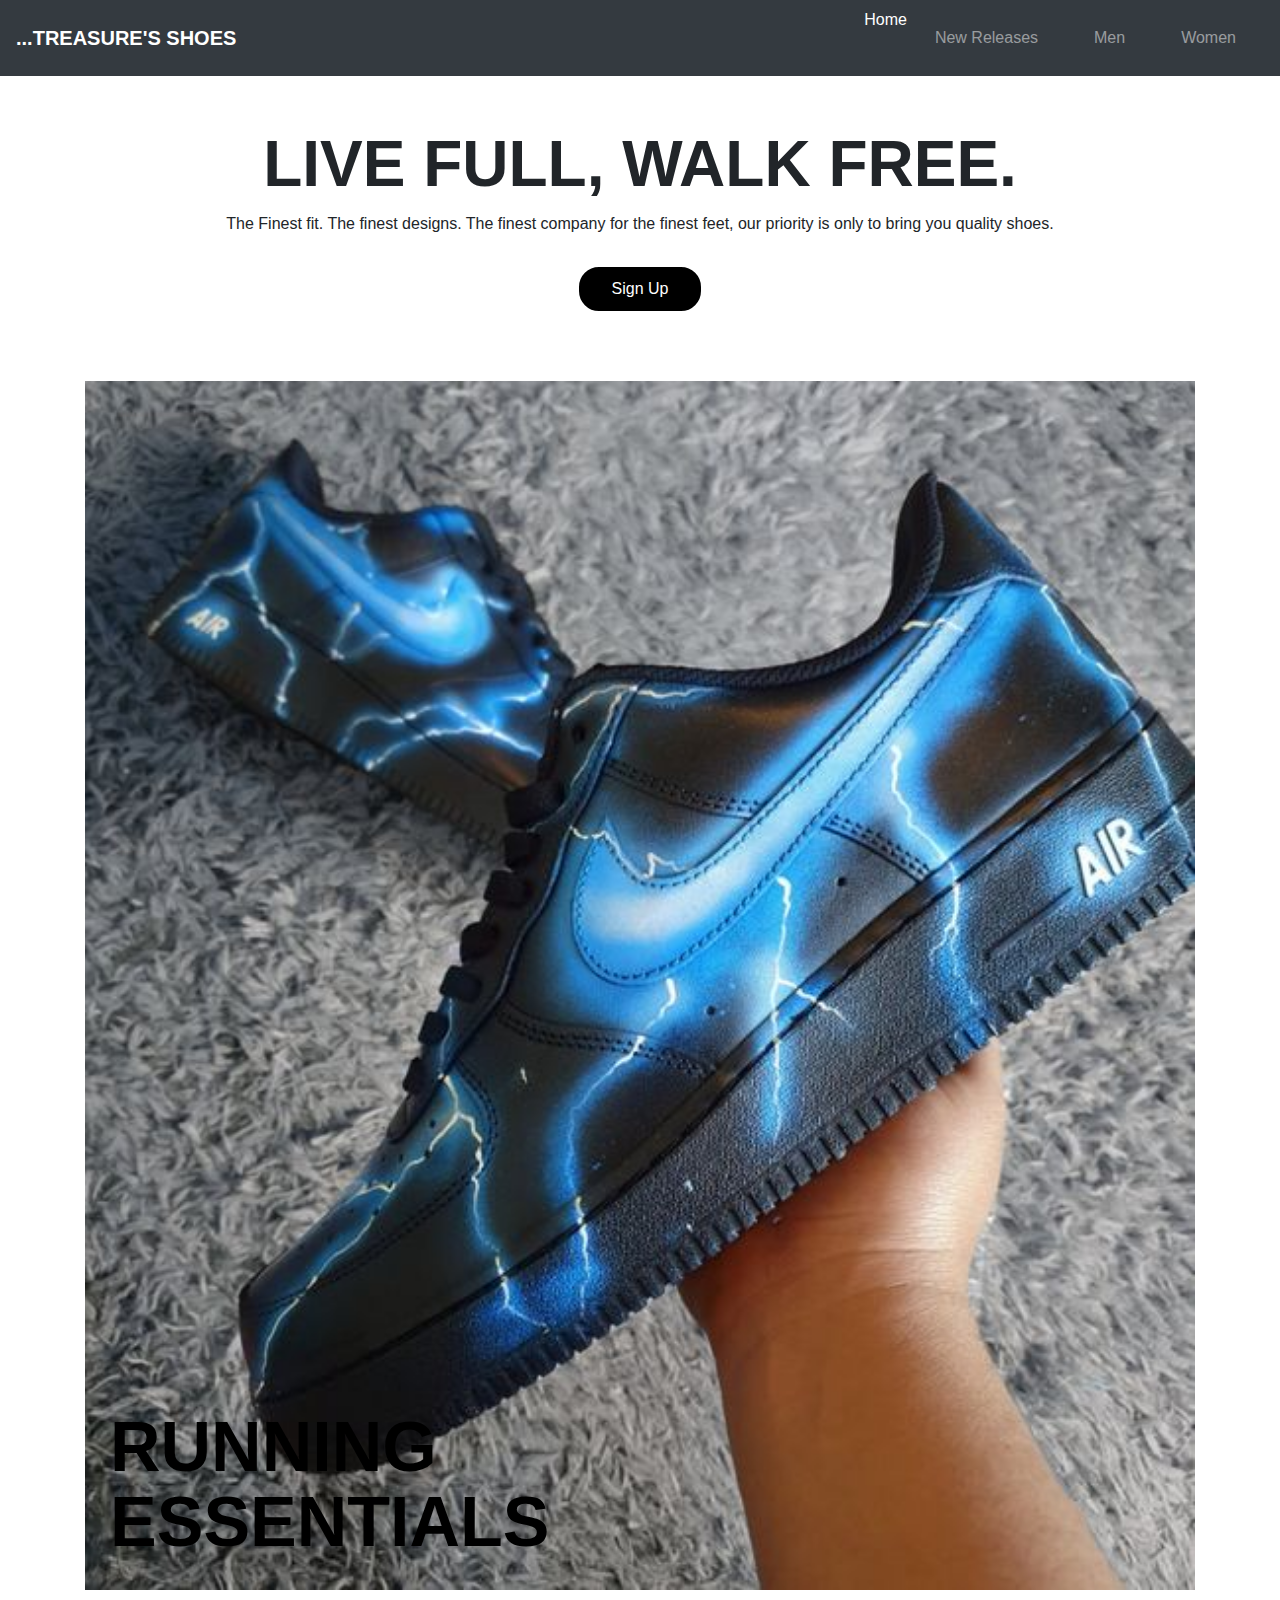
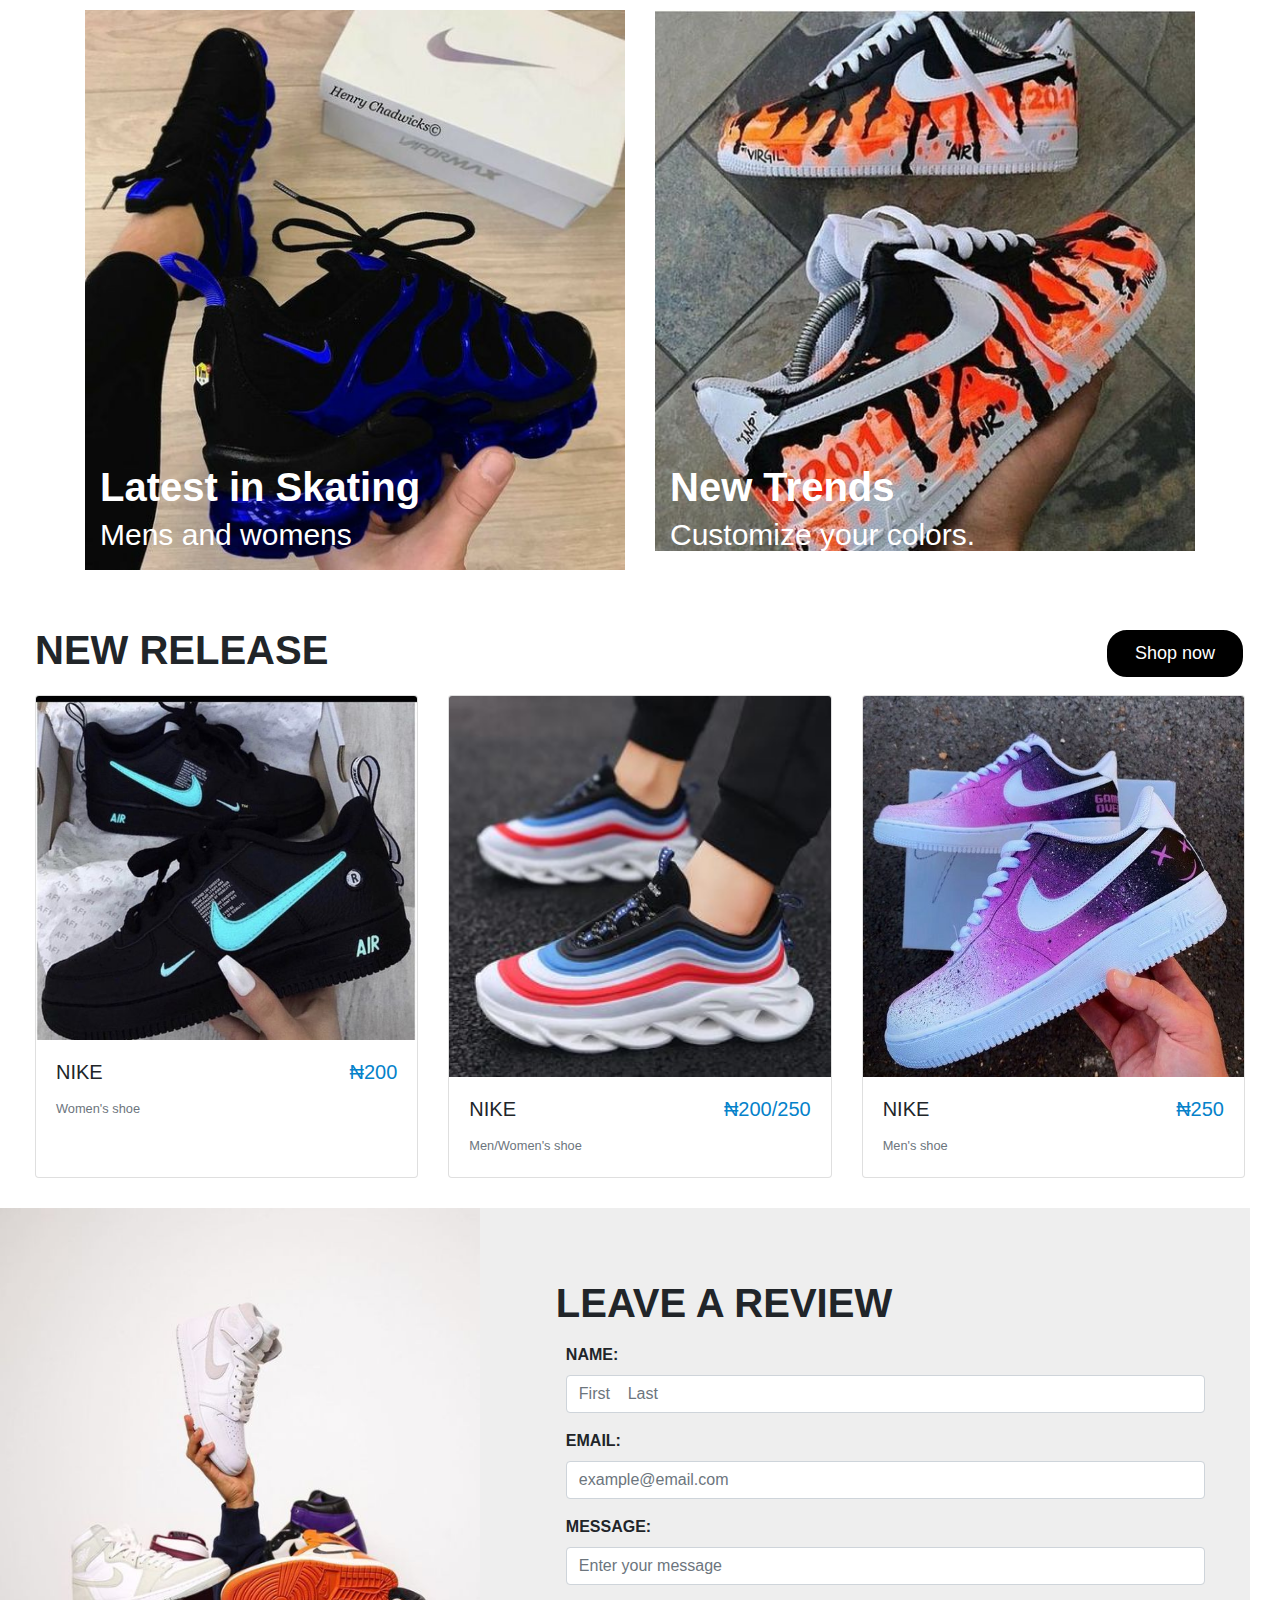
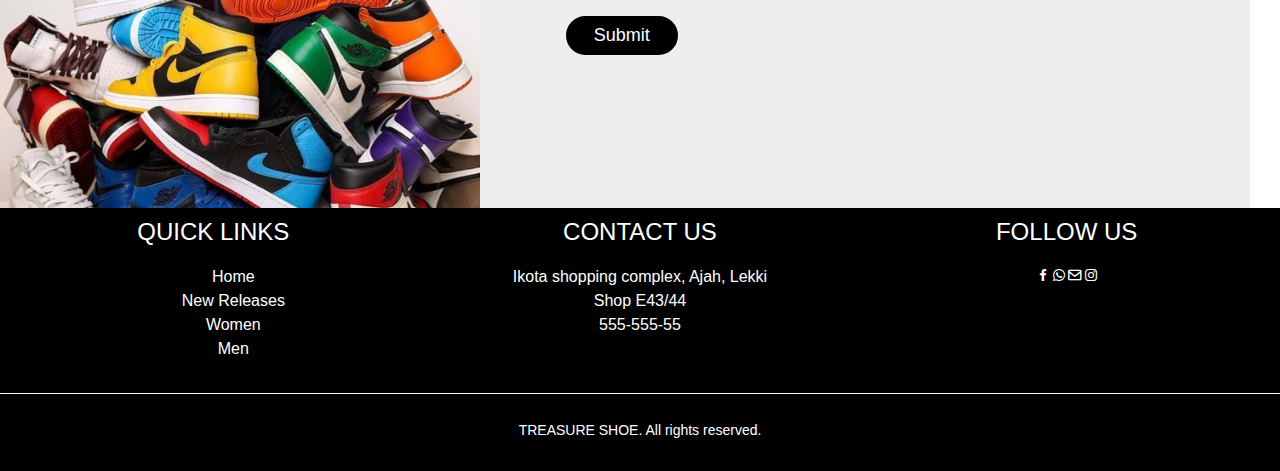
<file: release.html>
<!DOCTYPE html>
<html lang="en">
<head>
    <meta charset="UTF-8">
    <meta http-equiv="X-UA-Compatible" content="IE=edge">
    <meta name="viewport" content="width=device-width, initial-scale=1.0">
    <link rel="stylesheet" href="style.css">
    <link rel="stylesheet" href="https://stackpath.bootstrapcdn.com/bootstrap/4.5.2/css/bootstrap.min.css" 
  integrity="sha384-JcKb8q3iqJ61gNV9KGb8thSsNjpSL0n8PARn9HuZOnIxN0hoP+VmmDGMN5t9UJ0Z" crossorigin="anonymous">
  <link href='https://unpkg.com/boxicons@2.1.4/css/boxicons.min.css' rel='stylesheet'>
    <title>Document</title>
</head>
<body>
    <nav class="navbar navbar-expand-lg navbar-dark bg-dark">
        <a class="navbar-brand" href="#">...TREASURE'S SHOES</a>
        <button class="navbar-toggler" type="button" data-toggle="collapse" data-target="#navbarNav" aria-controls="navbarNav" aria-expanded="false" aria-label="Toggle navigation">
          <span class="navbar-toggler-icon"></span>
        </button>
        <div class="collapse navbar-collapse justify-content-end" id="navbarNav">
          <ul class="navbar-nav">
            <li><a href="index.html">Home</a></li>
            <li class="nav-item">
              <a class="nav-link" href="#">New Releases</a>
            </li>
            <li class="nav-item">
              <a class="nav-link" href="#">Men</a>
            </li>
            <li class="nav-item">
              <a class="nav-link" href="#" tabindex="-1" aria-disabled="true">Women</a>
            </li>
          </ul>
        </div>
      </nav>

      <div class="container-fluid">
        <div class="jumbotron-display">
          <div class="jumbotron-title">Live Full, Walk Free.</div>      
          <p>
            The Finest fit. The finest designs.
            The finest company for the finest feet, our priority is only to bring you quality shoes.
          </p>
          <button type="button" class="button-round-black">Sign Up</button>
        </div>    
      </div>
      
      <!--Product Photo Link Grid-->
      <div class="container">
        <div class="row">
          <div class="col-lg-12">
        <img src="./assets/sneaker13.jpg" alt="nike shoe" style="width:100%;">
        <div class="bottom-left">Running<br>Essentials</div>
        </div>
        </div>
      <div class="row">
              <div class="col-sm-6 products">
      <img src="./assets/sneaker15.jpg" alt="nike shoe" style="width:100%;">
                <div class="bottom-left-products">Latest in Skating</div>
                <div class="products-info">Mens and womens</div>
              </div>
        <div class="col-sm-6 products">
      <img src="./assets/sneaker12.jpg" alt="nike shoe" style="width:100%;">
          <div class="bottom-left-products">New Trends</div>
          <div class="products-info">Customize your colors.</div>
              </div>
      </div>
        </div>
    <div class="container-fluid" id="container-fluid">
        <div class="our-store-section">
        <div class="section-title">New Release<button type="button" class="button-shop">Shop now</button></div>
      <div class="card-deck">
        <div class="card">
          <img src="./assets/sneaker14.jpg"
          =format&fit=crop&w=1350&q=80" width="100%" height="auto" class="card-img-top" alt="Multi color shoe">
          <div class="card-body">
            <h5 class="card-title">NIKE<div class="cost">&#8358;200</div></h5>
            <p class="card-text"><small class="text-muted">Women's shoe</small></p>
          </div>
        </div>
        <div class="card">
          <img src="./assets/sneaker 1.jpg" class="card-img-top" alt="purple mesh">
          <div class="card-body">
            <h5 class="card-title">NIKE<div class="cost">&#8358;200/250</div></h5>
            <p class="card-text"><small class="text-muted">Men/Women's shoe</small></p>
          </div>
        </div>
        <div class="card">
          <img src="./assets/sneaker10.jpg" class="card-img-top" alt="blue black nike">
          <div class="card-body">
            <h5 class="card-title">NIKE<div class="cost">&#8358;250</div></h5>
            <p class="card-text"><small class="text-muted">Men's shoe</small></p>
          </div>
        </div>
      </div>
        </div>
      </div>

      <div class="container-fluid">
        <div class="row background">
          <div class="col-sm-5 px-0">
            <img class="publications-img" src="./assets/sneaker11.jpg"
            =eyJhcHBfaWQiOjEyMDd9&auto=format&fit=crop&w=634&q=80" alt="Product" width="auto" height="600">
          </div>
          <div class="col-sm-7">
            <div class="row">
              <div class="col-12">
            <div class="form-title">Leave a Review</div>
                <form>
        <div class="form-group">
          <label for="formGroupExampleInput">NAME:</label>
          <input type="text" class="form-control" id="formGroupExampleInput" placeholder="First    Last">
        </div>
        <div class="form-group">
          <label for="formGroupExampleInput2">EMAIL:</label>
          <input type="text" class="form-control" id="formGroupExampleInput2" placeholder="example@email.com">
                  </div>
        <div class="form-group">
          <label for="formGroupExampleInput3">MESSAGE:</label>
          <input type="text" class="form-control" id="formGroupExampleInput3" placeholder="Enter your message">
        </div>
        <div class="form-group">
          <button type="button" class="button-form">Submit</button>
        </div>
      </form>
            </div>
          </div>
            </div>
          </div>
          </div>
        </div>
      
      <!--Footer-->
          <footer class="footer">
      <div class="container-fluid">
        <div class="row">
          <div class="col-md-4 col-sm-12">
            <h4>Quick Links</h4>
            <ul>
          <li><a href="#">Home</a></li>
          <li><a href="#">New Releases</a></li>
          <li><a href="#">Women</a></li>
          <li><a href="#">Men</a></li>
      </ul>
          </div>
          <div class="col-md-4 col-sm-12">
            <h4>Contact Us</h4>
            <p>Ikota shopping complex, Ajah, Lekki<br>Shop E43/44<br>555-555-55</p>
          </div>
          <div class="col-md-4 col-sm-12">
            <h4>Follow Us</h4>
            <div>
              <i class='bx bxl-facebook'></i><i class='bx bxl-whatsapp'></i><i class='bx bx-envelope'></i><i class='bx bxl-instagram'></i>
            </div>
            </div>
          </div>
          </div>
        </div>
      </div>
        <hr class="hr-footer">
            <div class="copyright">TREASURE SHOE. All rights reserved.</div>
      </footer>

      
</body>
</html>
</file>
<file: style.css>
/*navigation bar*/
.navbar-brand {
  font-weight: 600;
}

.bg-danger {
  opacity: 0.9;
}

.nav-item {
  padding: 10px 20px;
}

.nav-link {
  font-weight: 500;
}

a:link {
  color: white;
}

a:hover {
  color: blue;
}

.navbar-nav {
  float: right;
}

/*Homepage Slider*/
.carousel-inner {
  position: relative;
}

.carousel-slide {
  float: right;
}
.slider-title {
  position: absolute;
  top: 30%;
  margin-left: 5vw;
  color: white;
  font-size: 50px;
}
*{
  scroll-behavior: smooth;
}

.slider-text {
  position: absolute;
  top: 40%;
  margin-left: 5vw;
  color: white;
  font-size: 18px;
}

.title2 {
  position: absolute;
  top: 15%;
  margin-left: 5vw;
  color: white;
  font-size: 50px;
}

.text2 {
  position: absolute;
  top: 25%;
  margin-left: 5vw;
  color: white;
  font-size: 18px;
}

.title3 {
  position: absolute;
  top: 60%;
  right: 5%;
  margin-left: 5vw;
  color: white;
  font-size: 50px;
}

.text3 {
  position: absolute;
  top: 70%;
  right: 5%;
  margin-left: 5vw;
  color: white;
  font-size: 18px;
}

.button-round-white {
  background-color: white;
  border: solid white;
  color: black;
  position: absolute;
  top: 45%;
  left: 5%;
  padding: 3px 25px;
  text-align: center;
  text-decoration: none;
  display: inline-block;
  margin: 15px 2px 30px;
  cursor: pointer;
  border-radius: 20px;
}

.button-round-white:hover {
  background-color: black;
  border: solid black;
  color: white;
  position: absolute;
  top: 45%;
  left: 5%;
  padding: 3px 25px;
  text-align: center;
  text-decoration: none;
  display: inline-block;
  margin: 15px 2px 30px;
  cursor: pointer;
  border-radius: 20px;
}

.button-round-white2 {
  background-color: white;
  border: solid white;
  color: black;
  position: absolute;
  top: 30%;
  left: 5%;
  padding: 3px 25px;
  text-align: center;
  text-decoration: none;
  display: inline-block;
  margin: 15px 2px 30px;
  cursor: pointer;
  border-radius: 20px;
}

.button-round-white2:hover {
  background-color: black;
  border: solid black;
  color: white;
  position: absolute;
  top: 30%;
  left: 5%;
  padding: 3px 25px;
  text-align: center;
  text-decoration: none;
  display: inline-block;
  margin: 15px 2px 30px;
  cursor: pointer;
  border-radius: 20px;
}

.button-round-white3 {
  background-color: white;
  border: solid white;
  color: black;
  position: absolute;
  top: 75%;
  right: 5%;
  padding: 3px 25px;
  text-align: center;
  text-decoration: none;
  display: inline-block;
  margin: 15px 2px 30px;
  cursor: pointer;
  border-radius: 20px;
}

.button-round-white3:hover {
  background-color: black;
  border: solid black;
  color: white;
  position: absolute;
  top: 75%;
  right: 5%;
  padding: 3px 25px;
  text-align: center;
  text-decoration: none;
  display: inline-block;
  margin: 15px 2px 30px;
  cursor: pointer;
  border-radius: 20px;
}

/*Jumbotron section*/
.container {
  background-color: white;
}
.jumbotron-display {
  max-width: 100%;
  text-align: center;
  background-color: white;
  margin: 40px;
}

.jumbotron-title {
  text-transform: uppercase;
  font-weight: 700;
  font-size: 64px;
}

.button-round-black {
  background-color: black;
  border: solid black;
  color: white;
  padding: 7px 30px;
  text-align: center;
  text-decoration: none;
  display: inline-block;
  margin: 15px 2px 30px;
  cursor: pointer;
  border-radius: 20px;
}

.button-round-black:hover {
  background-color: white;
  border: solid black;
  color: black;
  padding: 7px 30px;
  text-align: center;
  text-decoration: none;
  display: inline-block;
  margin: 15px 2px 30px;
  cursor: pointer;
  border-radius: 20px;
}


/*Product Photo Link Grid*/
.container {
  width: 100%;
  position: relative;
}

.bottom-left {
  position: absolute;
  color: black;
  font-weight: 600;
  text-align: left;
  line-height: 75px;
  font-size: 70px;
  text-transform: uppercase;
  padding: 30px;
  bottom: 0px;
  left: 10px;
}

.products {
  margin: 20px 0px;
}

.bottom-left-products {
  position: absolute;
  color: white;
  font-weight: 600;
  text-align: left;
  line-height: 75px;
  font-size: 40px;
  padding: 20px;
  bottom: 25px;
  left: 10px;
}

.products-info {
  position: absolute;
  color: white;
  font-weight: 400;
  text-align: left;
  line-height: 30px;
  font-size: 30px;
  padding: 20px;
  bottom: 0px;
  left: 10px;
}

/*Our Store*/
.our-store-section {
  margin: 20px;
}
.card-deck {
  margin: 15px 0px 30px 0px;
}
.section-title {
  font-size: 40px;
  text-transform: uppercase;
  font-weight: 600;
  margin: 30px 0px 10px;
}

.button-shop {
  background-color: black;
  border: black solid;
  color: white;
  padding: 7px 25px;
  text-align: center;
  text-decoration: none;
  font-size: 18px;
  display: flex;
  margin: 10px 2px;
  cursor: pointer;
  border-radius: 20px;
  float: right;
}

.button-shop:hover {
  background-color: white;
  border: black solid;
  color: black;
  padding: 7px 25px;
  text-align: center;
  font-weight: 500;
  text-decoration: none;
  font-size: 18px;
  display: flex;
  margin: 10px 2px;
  cursor: pointer;
  border-radius: 20px;
  float: right;
}

.card-title {
  text-transform: uppercase;
  font-weight: 500;
}

.cost {
  float: right;
  color: #0582ca;
}

/*Leave a Review*/
.form-title {
  font-size: 40px;
  text-transform: uppercase;
  font-weight: 600;
  margin: 65px 0px 10px;
  padding: 0px 20px 0px 20px;
}

.form-group {
  margin: 0px;
  font-weight: 600;
  margin: 5px 10px 5px 10px;
  padding: 0px 20px 0px 20px;
}

.background {
  background-color: #eeeeee;
  max-width: 100%;
  padding-left: 0px;
  margin-left: 0px;
  margin-right: 0px;
}

.button-form {
  background-color: black;
  border: black solid;
  color: white;
  padding: 3px 25px;
  text-align: center;
  text-decoration: none;
  font-size: 18px;
  display: flex;
  margin: 15px 2px 30px 0px;
  cursor: pointer;
  border-radius: 20px;
  float: left;
}

.button-form:hover {
  background-color: #eeeeee;
  border: black solid;
  color: black;
  padding: 3px 25px;
  font-weight: 600;
  text-align: center;
  text-decoration: none;
  font-size: 18px;
  display: flex;
  margin: 15px 2px 30px 0px;
  cursor: pointer;
  border-radius: 20px;
  float: left;
}

img.publications-img {
  margin-left: 0px;
  margin-right: 0px;
  max-width: 100%;
}

/*Footer section*/
.footer {
  background-color: black;
  color: white;
  text-align: center;
}

h4 {
  color: white;
  text-transform: uppercase;
  padding: 10px;
}

ul li {
  list-style: none;
  padding-left: 0;
}

a {
  color: white;
}

a:hover {
  color: gray;
}

.social-icon {
  width: 20px;
  height: 20px;
  border-radius: 3px;
  display: inline-block;
  background-color: white;
  margin: 10px;
}

hr.hr-footer {
  border: 0;
  border-top: .25px solid white;
  border-bottom: 0px solid white;
}

.copyright {
  text-align: center;
  padding: 10px 0px 30px;
	font-size: 14px;
}
.up{
  position: fixed;
  bottom: 20px;
  height: 80px;
  width: 80px;
  border-radius: 50%;
  background-color: peachpuff;
  scroll-behavior: smooth;
  right: 20px;
}
</file>
